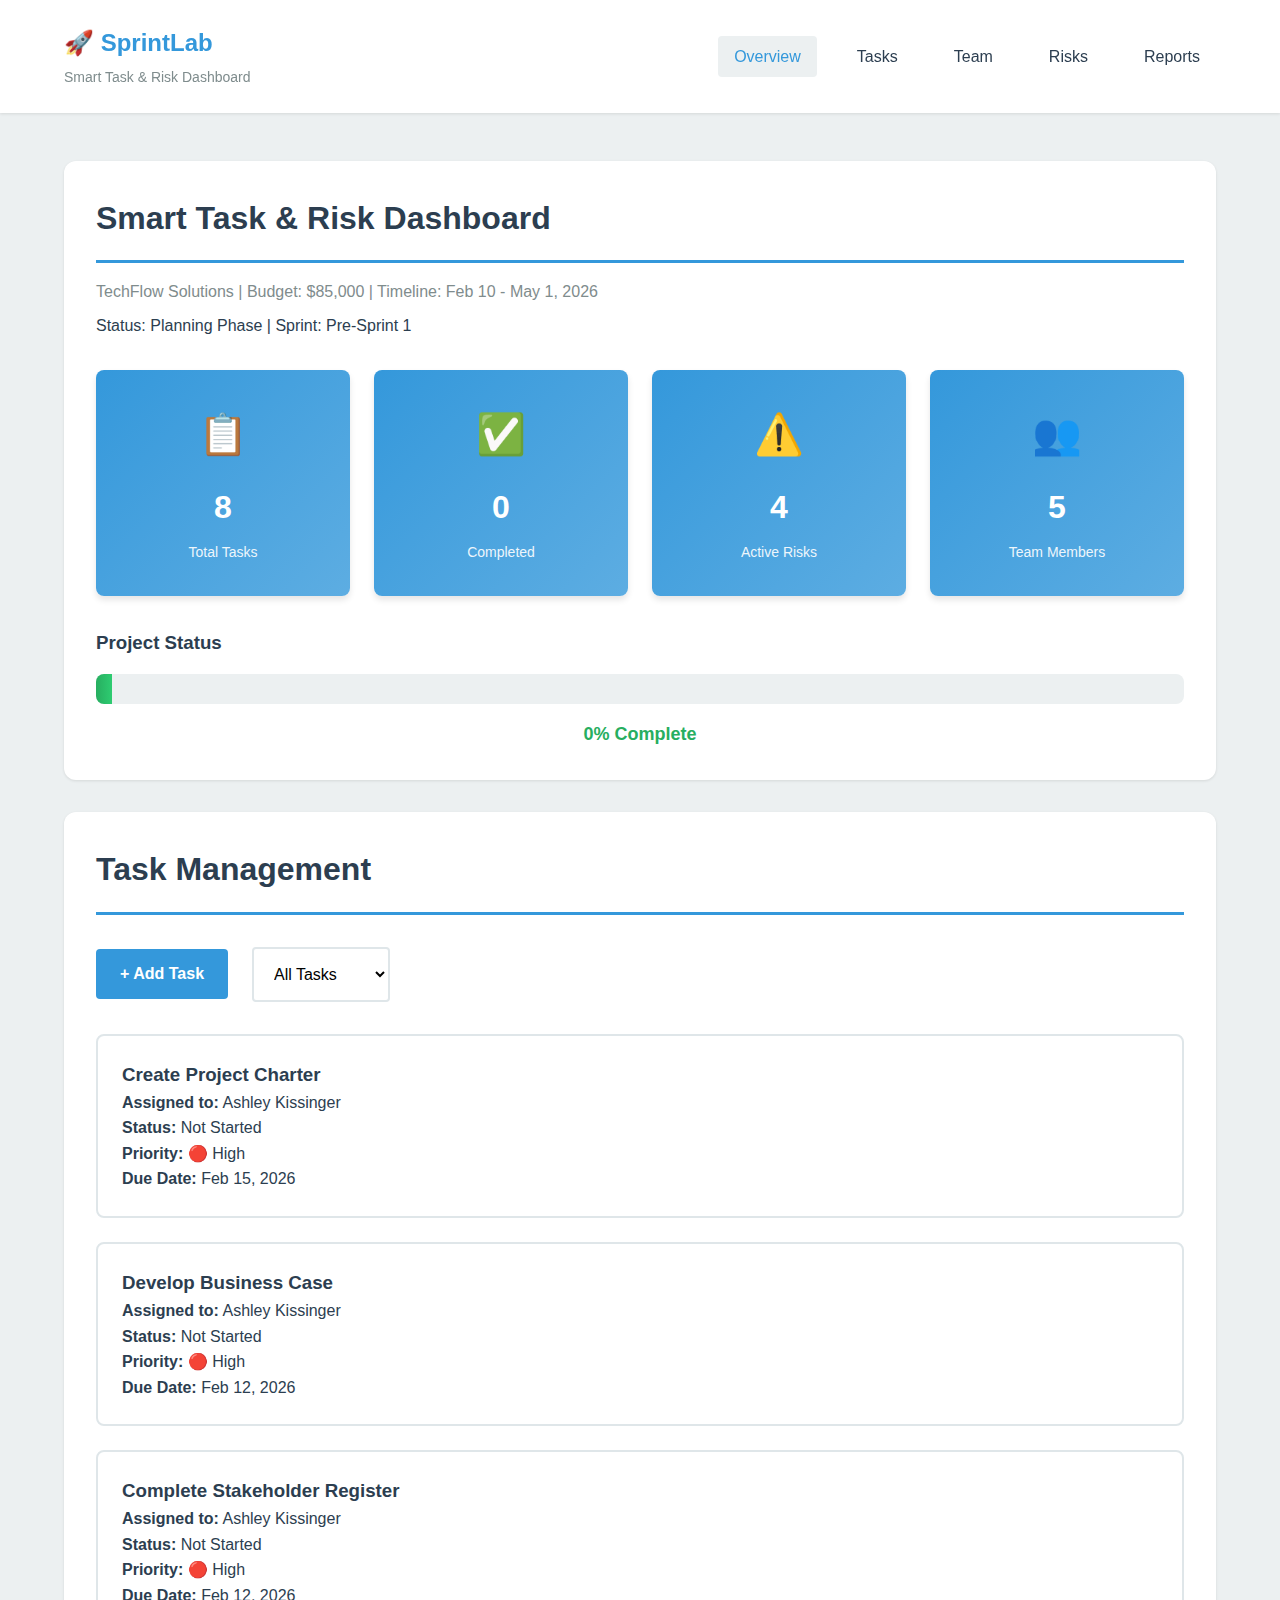
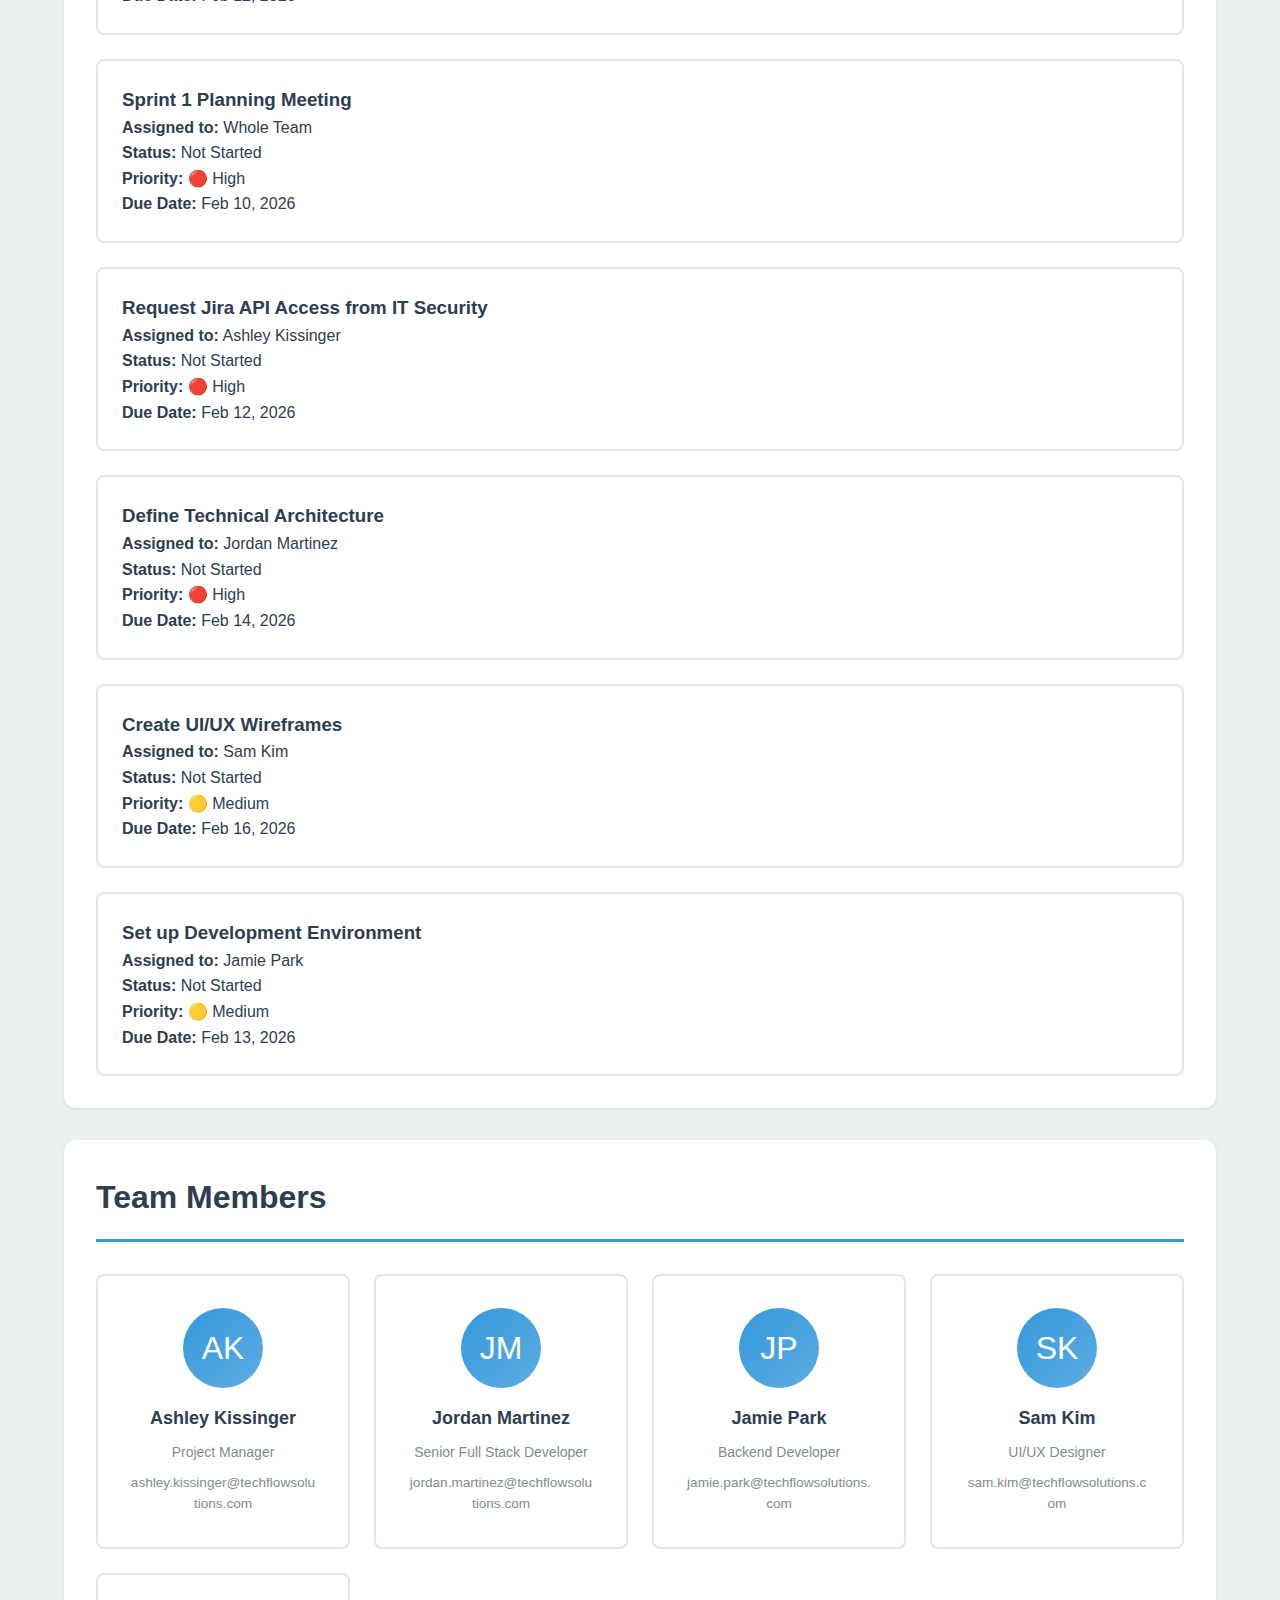
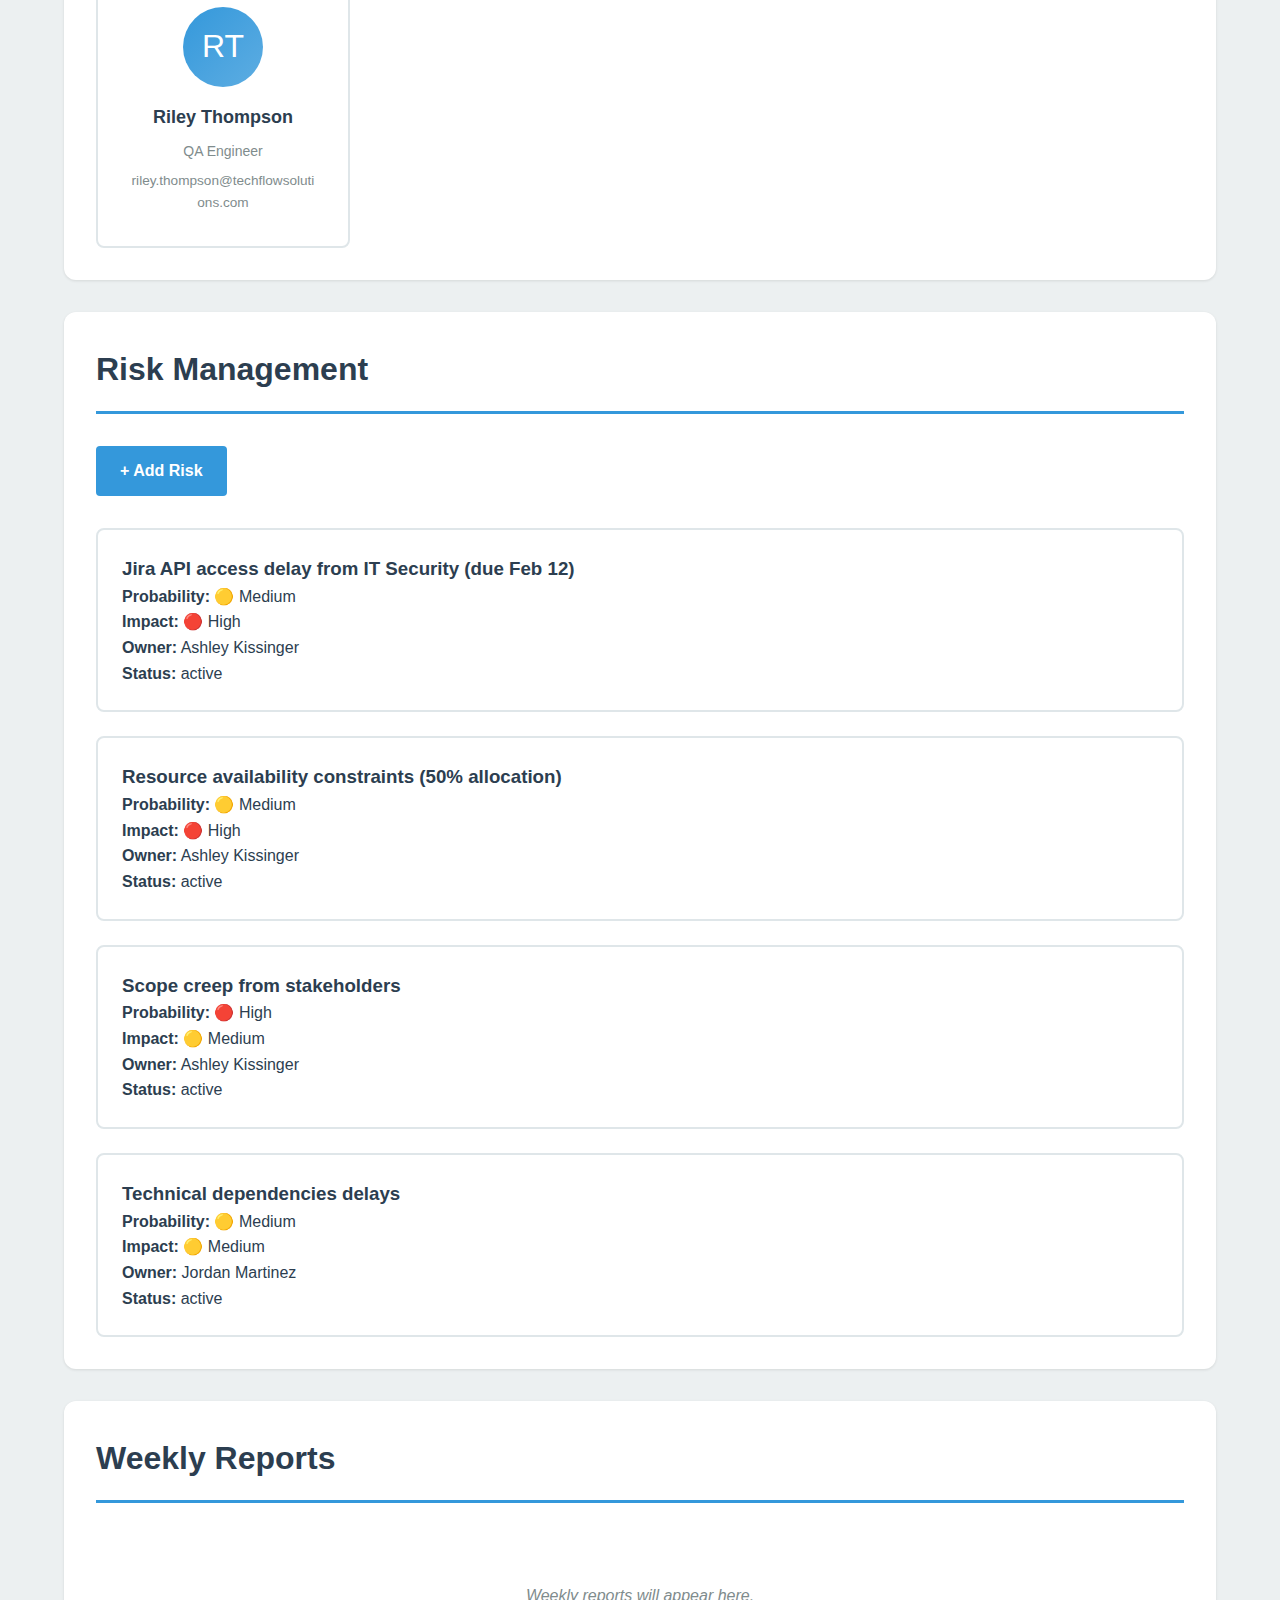
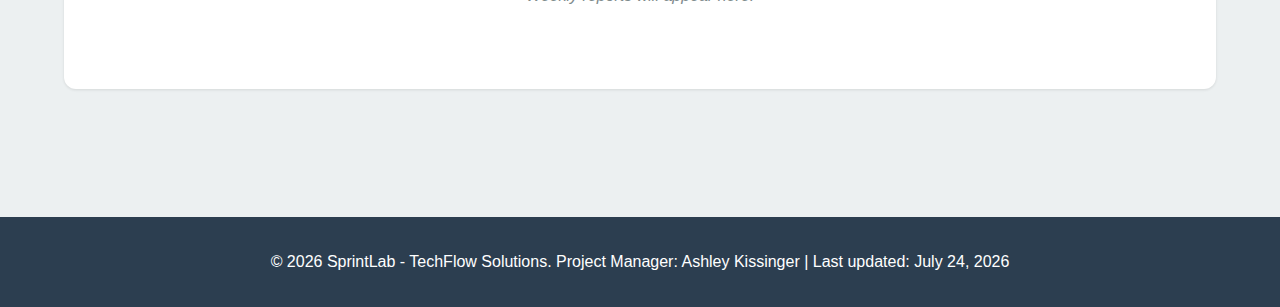
<file: 09_WebApp/index.html>
<!DOCTYPE html>
<html lang="en">
<head>
    <meta charset="UTF-8">
    <meta name="viewport" content="width=device-width, initial-scale=1.0">
    <meta name="description" content="SprintLab - Smart Task & Risk Dashboard for TechFlow Solutions">
    <title>SprintLab | Smart Task & Risk Dashboard</title>
    <link rel="stylesheet" href="style.css">
</head>
<body>
    <!-- Header -->
    <header class="header">
        <div class="container">
            <div class="logo-section">
                <h1 class="logo">🚀 SprintLab</h1>
                <p class="logo-subtitle">Smart Task & Risk Dashboard</p>
            </div>
            <nav class="nav">
                <a href="#overview" class="nav-link active">Overview</a>
                <a href="#tasks" class="nav-link">Tasks</a>
                <a href="#team" class="nav-link">Team</a>
                <a href="#risks" class="nav-link">Risks</a>
                <a href="#reports" class="nav-link">Reports</a>
            </nav>
        </div>
    </header>

    <!-- Main Content -->
    <main class="main-content">
        <div class="container">
            
            <!-- Overview Section -->
            <section id="overview" class="section">
                <div class="project-header">
                    <h2 class="section-title">Smart Task & Risk Dashboard</h2>
                    <p class="project-info">TechFlow Solutions | Budget: $85,000 | Timeline: Feb 10 - May 1, 2026</p>
                    <p class="project-status">Status: <span class="status-badge status-in-progress">Planning Phase</span> | Sprint: Pre-Sprint 1</p>
                </div>
                
                <!-- Key Metrics -->
                <div class="metrics-grid">
                    <div class="metric-card">
                        <div class="metric-icon">📋</div>
                        <div class="metric-value" id="totalTasks">0</div>
                        <div class="metric-label">Total Tasks</div>
                    </div>
                    <div class="metric-card">
                        <div class="metric-icon">✅</div>
                        <div class="metric-value" id="completedTasks">0</div>
                        <div class="metric-label">Completed</div>
                    </div>
                    <div class="metric-card">
                        <div class="metric-icon">⚠️</div>
                        <div class="metric-value" id="activeRisks">0</div>
                        <div class="metric-label">Active Risks</div>
                    </div>
                    <div class="metric-card">
                        <div class="metric-icon">👥</div>
                        <div class="metric-value" id="teamMembers">0</div>
                        <div class="metric-label">Team Members</div>
                    </div>
                </div>

                <!-- Project Status -->
                <div class="status-section">
                    <h3>Project Status</h3>
                    <div class="status-bar">
                        <div class="status-progress" id="progressBar" style="width: 0%"></div>
                    </div>
                    <p class="status-text">
                        <span id="progressPercent">0</span>% Complete
                    </p>
                </div>
            </section>

            <!-- Tasks Section -->
            <section id="tasks" class="section">
                <h2 class="section-title">Task Management</h2>
                
                <div class="task-controls">
                    <button class="btn btn-primary" id="addTaskBtn">+ Add Task</button>
                    <select class="filter-select" id="taskFilter">
                        <option value="all">All Tasks</option>
                        <option value="not-started">Not Started</option>
                        <option value="in-progress">In Progress</option>
                        <option value="complete">Complete</option>
                    </select>
                </div>

                <div class="task-list" id="taskList">
                    <!-- Tasks will be dynamically loaded here -->
                    <div class="empty-state">
                        <p>No tasks yet. Click "Add Task" to get started!</p>
                    </div>
                </div>
            </section>

            <!-- Team Section -->
            <section id="team" class="section">
                <h2 class="section-title">Team Members</h2>
                
                <div class="team-grid" id="teamGrid">
                    <!-- Team members will be dynamically loaded here -->
                    <div class="empty-state">
                        <p>Loading team information...</p>
                    </div>
                </div>
            </section>

            <!-- Risks Section -->
            <section id="risks" class="section">
                <h2 class="section-title">Risk Management</h2>
                
                <div class="risk-controls">
                    <button class="btn btn-primary" id="addRiskBtn">+ Add Risk</button>
                </div>

                <div class="risk-list" id="riskList">
                    <!-- Risks will be dynamically loaded here -->
                    <div class="empty-state">
                        <p>No risks identified yet.</p>
                    </div>
                </div>
            </section>

            <!-- Reports Section -->
            <section id="reports" class="section">
                <h2 class="section-title">Weekly Reports</h2>
                
                <div class="report-container" id="reportContainer">
                    <div class="empty-state">
                        <p>Weekly reports will appear here.</p>
                    </div>
                </div>
            </section>

        </div>
    </main>

    <!-- Footer -->
    <footer class="footer">
        <div class="container">
            <p>&copy; 2026 SprintLab - TechFlow Solutions. Project Manager: Ashley Kissinger | Last updated: <span id="lastUpdated"></span></p>
        </div>
    </footer>

    <!-- JavaScript -->
    <script src="script.js"></script>
</body>
</html>
</file>
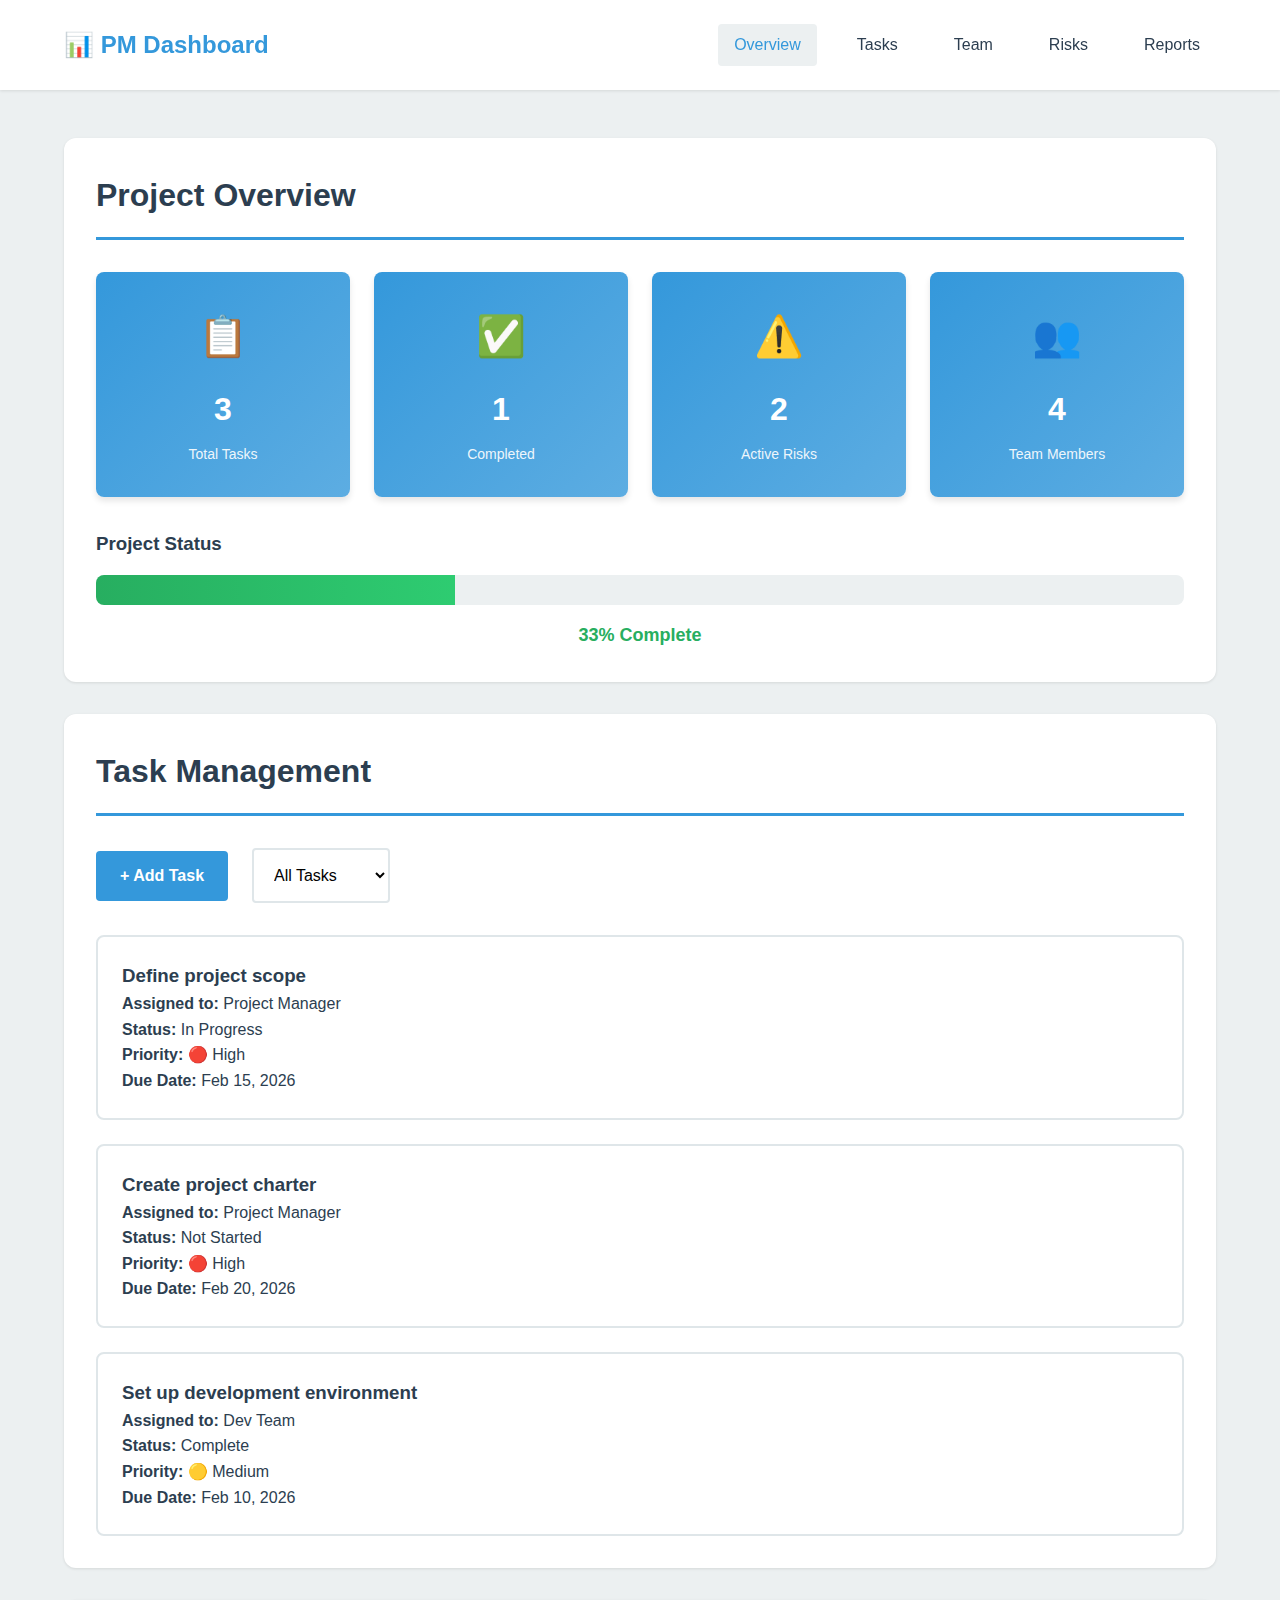
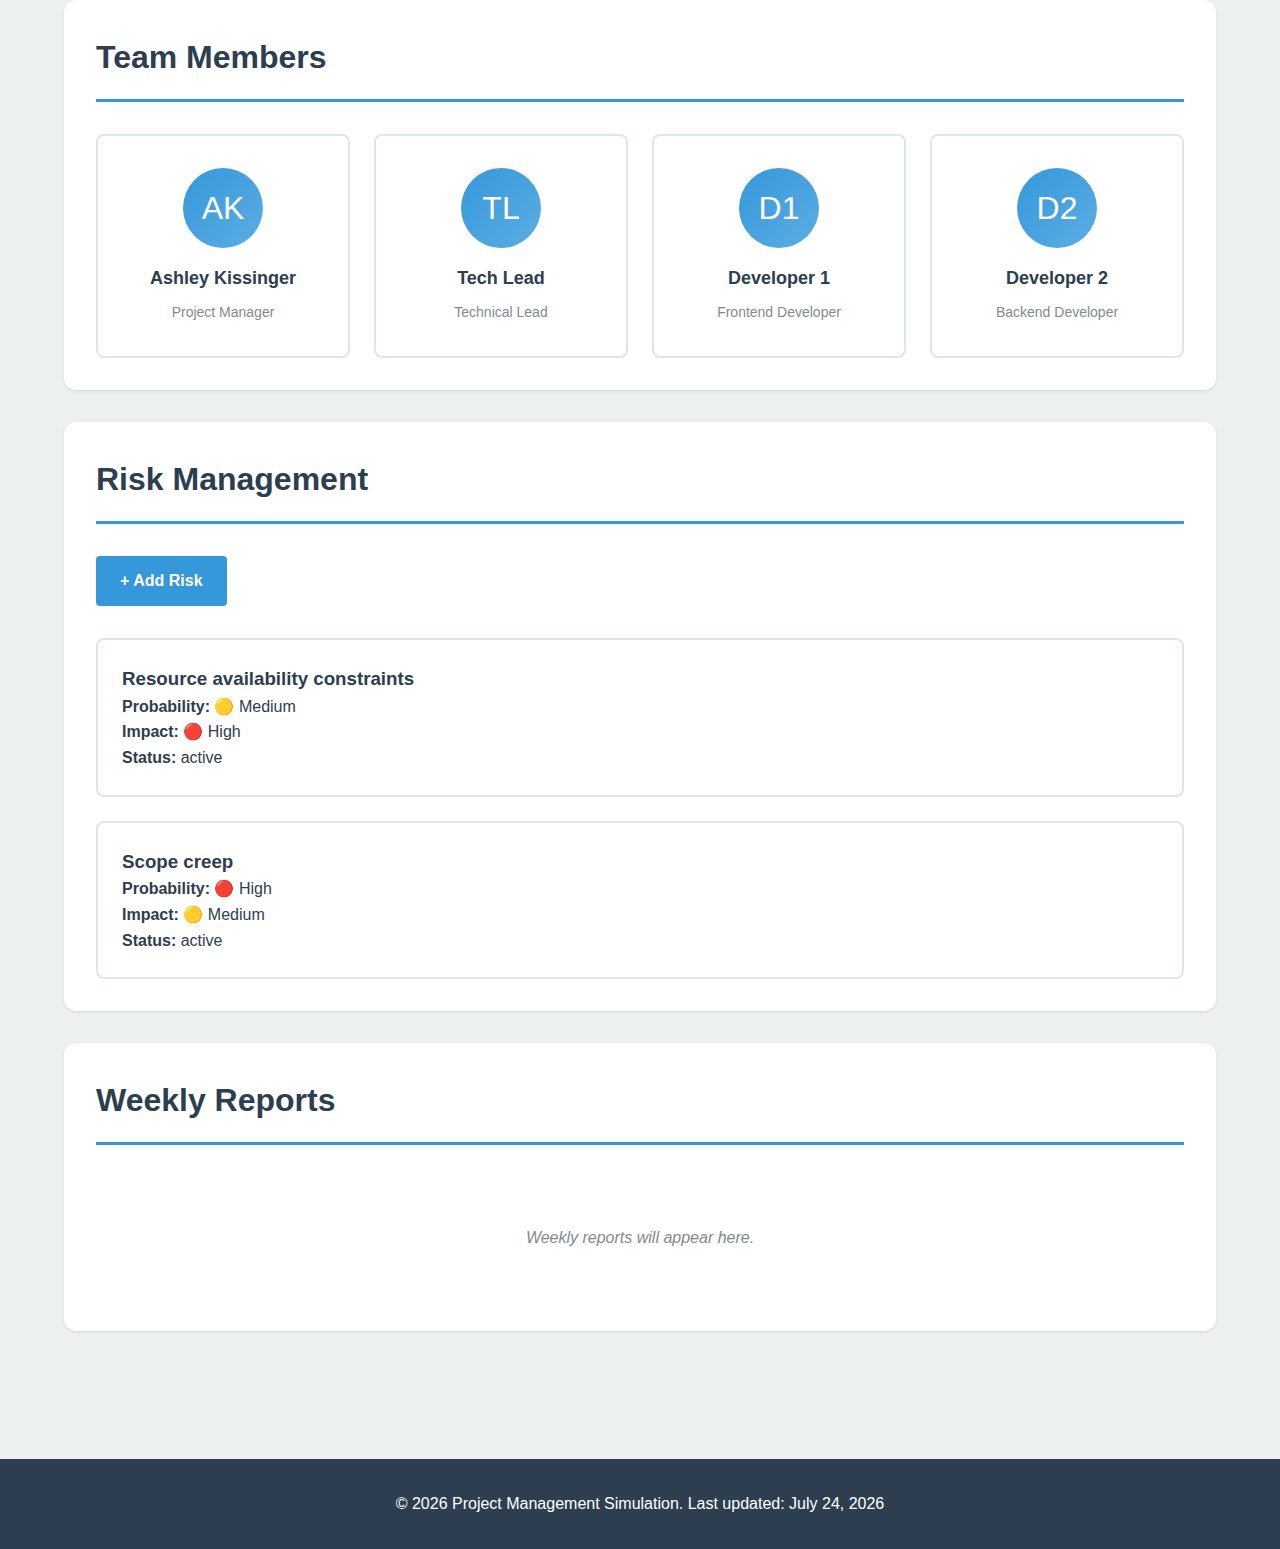
<file: 9_WebApp/index.html>
<!DOCTYPE html>
<html lang="en">
<head>
    <meta charset="UTF-8">
    <meta name="viewport" content="width=device-width, initial-scale=1.0">
    <meta name="description" content="Interactive Project Management Dashboard - Track tasks, team, and risks">
    <title>Project Management Dashboard</title>
    <link rel="stylesheet" href="style.css">
</head>
<body>
    <!-- Header -->
    <header class="header">
        <div class="container">
            <h1 class="logo">📊 PM Dashboard</h1>
            <nav class="nav">
                <a href="#overview" class="nav-link active">Overview</a>
                <a href="#tasks" class="nav-link">Tasks</a>
                <a href="#team" class="nav-link">Team</a>
                <a href="#risks" class="nav-link">Risks</a>
                <a href="#reports" class="nav-link">Reports</a>
            </nav>
        </div>
    </header>

    <!-- Main Content -->
    <main class="main-content">
        <div class="container">
            
            <!-- Overview Section -->
            <section id="overview" class="section">
                <h2 class="section-title">Project Overview</h2>
                
                <!-- Key Metrics -->
                <div class="metrics-grid">
                    <div class="metric-card">
                        <div class="metric-icon">📋</div>
                        <div class="metric-value" id="totalTasks">0</div>
                        <div class="metric-label">Total Tasks</div>
                    </div>
                    <div class="metric-card">
                        <div class="metric-icon">✅</div>
                        <div class="metric-value" id="completedTasks">0</div>
                        <div class="metric-label">Completed</div>
                    </div>
                    <div class="metric-card">
                        <div class="metric-icon">⚠️</div>
                        <div class="metric-value" id="activeRisks">0</div>
                        <div class="metric-label">Active Risks</div>
                    </div>
                    <div class="metric-card">
                        <div class="metric-icon">👥</div>
                        <div class="metric-value" id="teamMembers">0</div>
                        <div class="metric-label">Team Members</div>
                    </div>
                </div>

                <!-- Project Status -->
                <div class="status-section">
                    <h3>Project Status</h3>
                    <div class="status-bar">
                        <div class="status-progress" id="progressBar" style="width: 0%"></div>
                    </div>
                    <p class="status-text">
                        <span id="progressPercent">0</span>% Complete
                    </p>
                </div>
            </section>

            <!-- Tasks Section -->
            <section id="tasks" class="section">
                <h2 class="section-title">Task Management</h2>
                
                <div class="task-controls">
                    <button class="btn btn-primary" id="addTaskBtn">+ Add Task</button>
                    <select class="filter-select" id="taskFilter">
                        <option value="all">All Tasks</option>
                        <option value="not-started">Not Started</option>
                        <option value="in-progress">In Progress</option>
                        <option value="complete">Complete</option>
                    </select>
                </div>

                <div class="task-list" id="taskList">
                    <!-- Tasks will be dynamically loaded here -->
                    <div class="empty-state">
                        <p>No tasks yet. Click "Add Task" to get started!</p>
                    </div>
                </div>
            </section>

            <!-- Team Section -->
            <section id="team" class="section">
                <h2 class="section-title">Team Members</h2>
                
                <div class="team-grid" id="teamGrid">
                    <!-- Team members will be dynamically loaded here -->
                    <div class="empty-state">
                        <p>Loading team information...</p>
                    </div>
                </div>
            </section>

            <!-- Risks Section -->
            <section id="risks" class="section">
                <h2 class="section-title">Risk Management</h2>
                
                <div class="risk-controls">
                    <button class="btn btn-primary" id="addRiskBtn">+ Add Risk</button>
                </div>

                <div class="risk-list" id="riskList">
                    <!-- Risks will be dynamically loaded here -->
                    <div class="empty-state">
                        <p>No risks identified yet.</p>
                    </div>
                </div>
            </section>

            <!-- Reports Section -->
            <section id="reports" class="section">
                <h2 class="section-title">Weekly Reports</h2>
                
                <div class="report-container" id="reportContainer">
                    <div class="empty-state">
                        <p>Weekly reports will appear here.</p>
                    </div>
                </div>
            </section>

        </div>
    </main>

    <!-- Footer -->
    <footer class="footer">
        <div class="container">
            <p>&copy; 2026 Project Management Simulation. Last updated: <span id="lastUpdated"></span></p>
        </div>
    </footer>

    <!-- JavaScript -->
    <script src="script.js"></script>
</body>
</html>
</file>
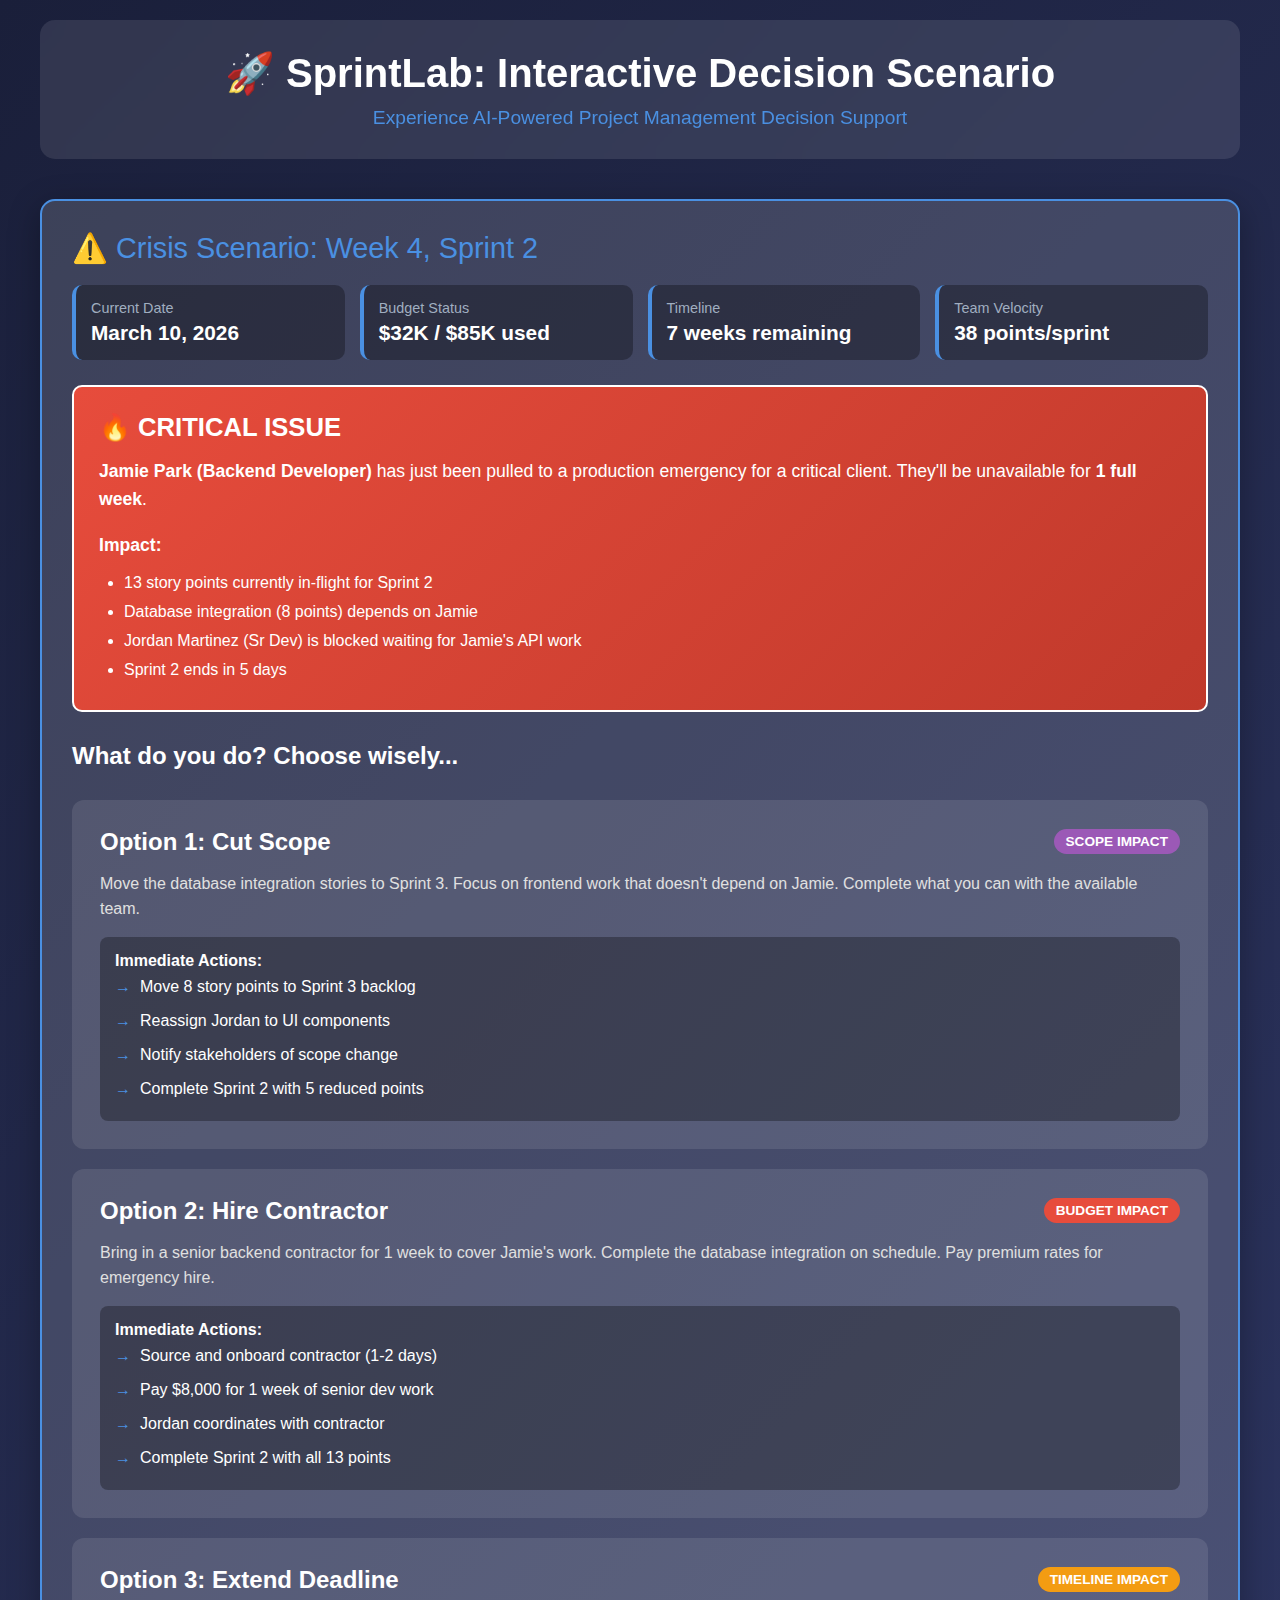
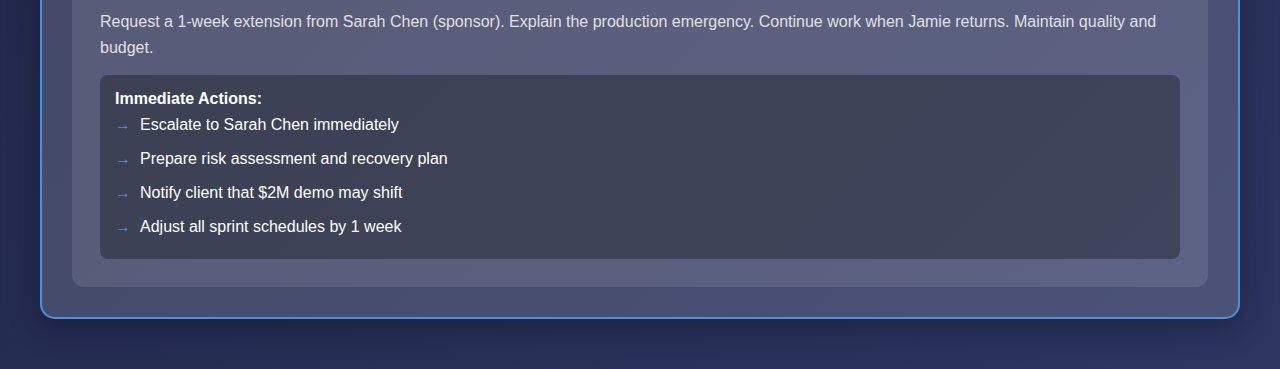
<file: 11_Presentation/03_Interactive_Scenario.html>
<!DOCTYPE html>
<html lang="en">
<head>
    <meta charset="UTF-8">
    <meta name="viewport" content="width=device-width, initial-scale=1.0">
    <title>SprintLab: Interactive PM Decision Scenario</title>
    <style>
        * {
            margin: 0;
            padding: 0;
            box-sizing: border-box;
        }

        body {
            font-family: 'Segoe UI', Tahoma, Geneva, Verdana, sans-serif;
            background: linear-gradient(135deg, #1a1f3a 0%, #2d3561 100%);
            color: #ffffff;
            min-height: 100vh;
            padding: 20px;
        }

        .container {
            max-width: 1200px;
            margin: 0 auto;
        }

        .header {
            text-align: center;
            margin-bottom: 40px;
            padding: 30px;
            background: rgba(255, 255, 255, 0.1);
            border-radius: 15px;
            backdrop-filter: blur(10px);
        }

        .header h1 {
            font-size: 2.5em;
            margin-bottom: 10px;
        }

        .header .subtitle {
            font-size: 1.2em;
            color: #4A90E2;
        }

        .scenario-box {
            background: rgba(255, 255, 255, 0.15);
            border-radius: 15px;
            padding: 30px;
            margin-bottom: 30px;
            border: 2px solid #4A90E2;
            box-shadow: 0 8px 32px rgba(0, 0, 0, 0.3);
        }

        .scenario-title {
            font-size: 1.8em;
            margin-bottom: 20px;
            color: #4A90E2;
            display: flex;
            align-items: center;
            gap: 10px;
        }

        .context-grid {
            display: grid;
            grid-template-columns: repeat(auto-fit, minmax(250px, 1fr));
            gap: 15px;
            margin-bottom: 25px;
        }

        .context-item {
            background: rgba(0, 0, 0, 0.3);
            padding: 15px;
            border-radius: 10px;
            border-left: 4px solid #4A90E2;
        }

        .context-label {
            font-size: 0.9em;
            color: #a0aec0;
            margin-bottom: 5px;
        }

        .context-value {
            font-size: 1.3em;
            font-weight: bold;
        }

        .crisis-alert {
            background: linear-gradient(135deg, #E74C3C 0%, #c0392b 100%);
            padding: 25px;
            border-radius: 10px;
            margin: 25px 0;
            border: 2px solid #ffffff;
            animation: pulse 2s infinite;
        }

        @keyframes pulse {
            0%, 100% { box-shadow: 0 0 20px rgba(231, 76, 60, 0.5); }
            50% { box-shadow: 0 0 40px rgba(231, 76, 60, 0.8); }
        }

        .crisis-alert h2 {
            font-size: 1.6em;
            margin-bottom: 15px;
        }

        .crisis-alert p {
            font-size: 1.1em;
            line-height: 1.6;
        }

        .options-container {
            display: grid;
            gap: 20px;
            margin-top: 30px;
        }

        .option-card {
            background: rgba(255, 255, 255, 0.1);
            border: 3px solid transparent;
            border-radius: 12px;
            padding: 25px;
            cursor: pointer;
            transition: all 0.3s ease;
            position: relative;
        }

        .option-card:hover {
            border-color: #4A90E2;
            background: rgba(255, 255, 255, 0.2);
            transform: translateY(-5px);
            box-shadow: 0 10px 30px rgba(74, 144, 226, 0.3);
        }

        .option-card.selected {
            border-color: #2ecc71;
            background: rgba(46, 204, 113, 0.2);
        }

        .option-header {
            display: flex;
            justify-content: space-between;
            align-items: center;
            margin-bottom: 15px;
        }

        .option-title {
            font-size: 1.5em;
            font-weight: bold;
        }

        .option-badge {
            padding: 5px 12px;
            border-radius: 20px;
            font-size: 0.85em;
            font-weight: bold;
        }

        .badge-cost { background: #E74C3C; }
        .badge-time { background: #f39c12; }
        .badge-scope { background: #9b59b6; }

        .option-description {
            margin-bottom: 15px;
            line-height: 1.6;
            color: #e0e0e0;
        }

        .option-actions {
            background: rgba(0, 0, 0, 0.3);
            padding: 15px;
            border-radius: 8px;
            margin-top: 15px;
        }

        .option-actions ul {
            list-style: none;
            padding-left: 0;
        }

        .option-actions li {
            padding: 8px 0;
            padding-left: 25px;
            position: relative;
        }

        .option-actions li:before {
            content: "→";
            position: absolute;
            left: 0;
            color: #4A90E2;
            font-weight: bold;
        }

        .outcome-section {
            margin-top: 40px;
            padding: 30px;
            background: rgba(0, 0, 0, 0.4);
            border-radius: 15px;
            border: 2px solid #2ecc71;
            display: none;
        }

        .outcome-section.active {
            display: block;
            animation: slideIn 0.5s ease;
        }

        @keyframes slideIn {
            from {
                opacity: 0;
                transform: translateY(30px);
            }
            to {
                opacity: 1;
                transform: translateY(0);
            }
        }

        .outcome-title {
            font-size: 2em;
            margin-bottom: 20px;
            color: #2ecc71;
        }

        .metrics-grid {
            display: grid;
            grid-template-columns: repeat(auto-fit, minmax(200px, 1fr));
            gap: 20px;
            margin: 25px 0;
        }

        .metric-card {
            background: rgba(255, 255, 255, 0.1);
            padding: 20px;
            border-radius: 10px;
            text-align: center;
        }

        .metric-value {
            font-size: 2.5em;
            font-weight: bold;
            margin: 10px 0;
        }

        .metric-value.good { color: #2ecc71; }
        .metric-value.warning { color: #f39c12; }
        .metric-value.bad { color: #E74C3C; }

        .metric-label {
            font-size: 0.9em;
            color: #a0aec0;
        }

        .consequence-box {
            background: rgba(231, 76, 60, 0.2);
            border-left: 5px solid #E74C3C;
            padding: 20px;
            margin: 20px 0;
            border-radius: 8px;
        }

        .consequence-box.positive {
            background: rgba(46, 204, 113, 0.2);
            border-left-color: #2ecc71;
        }

        .consequence-box.neutral {
            background: rgba(243, 156, 18, 0.2);
            border-left-color: #f39c12;
        }

        .stakeholder-reaction {
            display: flex;
            align-items: center;
            gap: 15px;
            margin: 15px 0;
            padding: 15px;
            background: rgba(0, 0, 0, 0.3);
            border-radius: 8px;
        }

        .stakeholder-avatar {
            width: 50px;
            height: 50px;
            border-radius: 50%;
            display: flex;
            align-items: center;
            justify-content: center;
            font-size: 1.5em;
            font-weight: bold;
            background: #4A90E2;
        }

        .stakeholder-quote {
            flex: 1;
            font-style: italic;
        }

        .ai-insight {
            background: linear-gradient(135deg, #667eea 0%, #764ba2 100%);
            padding: 25px;
            border-radius: 12px;
            margin: 25px 0;
            border: 2px solid #ffffff;
        }

        .ai-insight-header {
            display: flex;
            align-items: center;
            gap: 10px;
            margin-bottom: 15px;
            font-size: 1.3em;
            font-weight: bold;
        }

        .reset-btn {
            background: #4A90E2;
            color: white;
            border: none;
            padding: 15px 30px;
            border-radius: 8px;
            font-size: 1.1em;
            cursor: pointer;
            margin-top: 20px;
            transition: all 0.3s ease;
        }

        .reset-btn:hover {
            background: #357abd;
            transform: scale(1.05);
        }

        .hidden {
            display: none;
        }
    </style>
</head>
<body>
    <div class="container">
        <div class="header">
            <h1>🚀 SprintLab: Interactive Decision Scenario</h1>
            <p class="subtitle">Experience AI-Powered Project Management Decision Support</p>
        </div>

        <div id="scenarioView" class="scenario-box">
            <div class="scenario-title">
                ⚠️ Crisis Scenario: Week 4, Sprint 2
            </div>

            <div class="context-grid">
                <div class="context-item">
                    <div class="context-label">Current Date</div>
                    <div class="context-value">March 10, 2026</div>
                </div>
                <div class="context-item">
                    <div class="context-label">Budget Status</div>
                    <div class="context-value">$32K / $85K used</div>
                </div>
                <div class="context-item">
                    <div class="context-label">Timeline</div>
                    <div class="context-value">7 weeks remaining</div>
                </div>
                <div class="context-item">
                    <div class="context-label">Team Velocity</div>
                    <div class="context-value">38 points/sprint</div>
                </div>
            </div>

            <div class="crisis-alert">
                <h2>🔥 CRITICAL ISSUE</h2>
                <p><strong>Jamie Park (Backend Developer)</strong> has just been pulled to a production emergency for a critical client. They'll be unavailable for <strong>1 full week</strong>.</p>
                <br>
                <p><strong>Impact:</strong></p>
                <ul style="margin-left: 25px; margin-top: 10px; line-height: 1.8;">
                    <li>13 story points currently in-flight for Sprint 2</li>
                    <li>Database integration (8 points) depends on Jamie</li>
                    <li>Jordan Martinez (Sr Dev) is blocked waiting for Jamie's API work</li>
                    <li>Sprint 2 ends in 5 days</li>
                </ul>
            </div>

            <h3 style="margin-top: 30px; margin-bottom: 20px; font-size: 1.5em;">What do you do? Choose wisely...</h3>

            <div class="options-container">
                <div class="option-card" onclick="selectOption(1)">
                    <div class="option-header">
                        <div class="option-title">Option 1: Cut Scope</div>
                        <div class="option-badge badge-scope">SCOPE IMPACT</div>
                    </div>
                    <div class="option-description">
                        Move the database integration stories to Sprint 3. Focus on frontend work that doesn't depend on Jamie. Complete what you can with the available team.
                    </div>
                    <div class="option-actions">
                        <strong>Immediate Actions:</strong>
                        <ul>
                            <li>Move 8 story points to Sprint 3 backlog</li>
                            <li>Reassign Jordan to UI components</li>
                            <li>Notify stakeholders of scope change</li>
                            <li>Complete Sprint 2 with 5 reduced points</li>
                        </ul>
                    </div>
                </div>

                <div class="option-card" onclick="selectOption(2)">
                    <div class="option-header">
                        <div class="option-title">Option 2: Hire Contractor</div>
                        <div class="option-badge badge-cost">BUDGET IMPACT</div>
                    </div>
                    <div class="option-description">
                        Bring in a senior backend contractor for 1 week to cover Jamie's work. Complete the database integration on schedule. Pay premium rates for emergency hire.
                    </div>
                    <div class="option-actions">
                        <strong>Immediate Actions:</strong>
                        <ul>
                            <li>Source and onboard contractor (1-2 days)</li>
                            <li>Pay $8,000 for 1 week of senior dev work</li>
                            <li>Jordan coordinates with contractor</li>
                            <li>Complete Sprint 2 with all 13 points</li>
                        </ul>
                    </div>
                </div>

                <div class="option-card" onclick="selectOption(3)">
                    <div class="option-header">
                        <div class="option-title">Option 3: Extend Deadline</div>
                        <div class="option-badge badge-time">TIMELINE IMPACT</div>
                    </div>
                    <div class="option-description">
                        Request a 1-week extension from Sarah Chen (sponsor). Explain the production emergency. Continue work when Jamie returns. Maintain quality and budget.
                    </div>
                    <div class="option-actions">
                        <strong>Immediate Actions:</strong>
                        <ul>
                            <li>Escalate to Sarah Chen immediately</li>
                            <li>Prepare risk assessment and recovery plan</li>
                            <li>Notify client that $2M demo may shift</li>
                            <li>Adjust all sprint schedules by 1 week</li>
                        </ul>
                    </div>
                </div>
            </div>
        </div>

        <!-- Outcome 1: Cut Scope -->
        <div id="outcome1" class="outcome-section">
            <div class="outcome-title">📊 Outcome: Cut Scope</div>

            <div class="ai-insight">
                <div class="ai-insight-header">🤖 AI Analysis</div>
                <p>Based on historical project data and stakeholder patterns, here's what likely happens when you cut scope mid-sprint...</p>
            </div>

            <div class="metrics-grid">
                <div class="metric-card">
                    <div class="metric-label">Sprint 2 Completion</div>
                    <div class="metric-value warning">38%</div>
                    <div class="metric-label">5 of 13 points done</div>
                </div>
                <div class="metric-card">
                    <div class="metric-label">Team Morale</div>
                    <div class="metric-value bad">-35%</div>
                    <div class="metric-label">Feels like failure</div>
                </div>
                <div class="metric-card">
                    <div class="metric-label">Budget Impact</div>
                    <div class="metric-value good">$0</div>
                    <div class="metric-label">No overrun</div>
                </div>
                <div class="metric-card">
                    <div class="metric-label">Timeline Impact</div>
                    <div class="metric-value good">+0 days</div>
                    <div class="metric-label">Still on track</div>
                </div>
            </div>

            <h3 style="margin-top: 30px; margin-bottom: 15px;">Stakeholder Reactions:</h3>

            <div class="stakeholder-reaction">
                <div class="stakeholder-avatar" style="background: #E74C3C;">SC</div>
                <div>
                    <strong>Sarah Chen (Sponsor)</strong>
                    <div class="stakeholder-quote">"I understand emergencies happen, but we can't keep making exceptions. The client demo date is non-negotiable. This concerns me about your risk management."</div>
                </div>
            </div>

            <div class="stakeholder-reaction">
                <div class="stakeholder-avatar" style="background: #f39c12;">JM</div>
                <div>
                    <strong>Jordan Martinez (Sr Developer)</strong>
                    <div class="stakeholder-quote">"I feel like we're compromising quality by rushing frontend work. This scope cut creates technical debt we'll pay for later."</div>
                </div>
            </div>

            <div class="stakeholder-reaction">
                <div class="stakeholder-avatar" style="background: #2ecc71;">JP</div>
                <div>
                    <strong>Jamie Park (Backend Developer)</strong>
                    <div class="stakeholder-quote">"I'm back! But now I'm behind on Sprint 3 planning and the team feels demotivated. Did we communicate this to the client?"</div>
                </div>
            </div>

            <h3 style="margin-top: 30px; margin-bottom: 15px;">Consequences Over Time:</h3>

            <div class="consequence-box">
                <strong>Week 5 (Sprint 3):</strong> Team velocity drops to 30 points as Jordan's rushed frontend work creates bugs. Riley (QA) spends 40% of time on rework instead of new features.
            </div>

            <div class="consequence-box neutral">
                <strong>Week 7 (Sprint 4):</strong> You catch up on deferred database work, but Sprint 4 velocity is only 25 points due to technical debt. Budget still safe, but morale declining.
            </div>

            <div class="consequence-box">
                <strong>Week 10 (Sprint 5):</strong> Sarah Chen escalates to executive team due to repeated "scope adjustments." Client confidence wanes. You're now in crisis mode with 2 weeks left.
            </div>

            <div class="ai-insight" style="margin-top: 30px;">
                <div class="ai-insight-header">💡 AI Recommendation</div>
                <p><strong>Risk Level: MEDIUM-HIGH</strong></p>
                <p>Cutting scope preserves budget and timeline in the short term, but creates compounding problems:</p>
                <ul style="margin-left: 25px; margin-top: 15px; line-height: 1.8;">
                    <li>Technical debt from rushed work reduces future velocity by 20-25%</li>
                    <li>Team morale impacts productivity for 2-3 sprints</li>
                    <li>Stakeholder confidence decreases, leading to micromanagement</li>
                    <li>You'll spend 8-10 hours in damage control meetings</li>
                </ul>
                <p style="margin-top: 15px;"><strong>Better Alternative:</strong> Consider Option 2 (Contractor) if budget allows, or Option 3 if client relationship is strong.</p>
            </div>

            <button class="reset-btn" onclick="resetScenario()">🔄 Try a Different Approach</button>
        </div>

        <!-- Outcome 2: Hire Contractor -->
        <div id="outcome2" class="outcome-section">
            <div class="outcome-title">📊 Outcome: Hire Contractor</div>

            <div class="ai-insight">
                <div class="ai-insight-header">🤖 AI Analysis</div>
                <p>Based on budget reserves and contractor market data, here's what happens when you bring in emergency help...</p>
            </div>

            <div class="metrics-grid">
                <div class="metric-card">
                    <div class="metric-label">Sprint 2 Completion</div>
                    <div class="metric-value good">92%</div>
                    <div class="metric-label">12 of 13 points done</div>
                </div>
                <div class="metric-card">
                    <div class="metric-label">Team Morale</div>
                    <div class="metric-value good">+10%</div>
                    <div class="metric-label">Feels supported</div>
                </div>
                <div class="metric-card">
                    <div class="metric-label">Budget Impact</div>
                    <div class="metric-value warning">-$8,000</div>
                    <div class="metric-label">$40K / $85K used</div>
                </div>
                <div class="metric-card">
                    <div class="metric-label">Timeline Impact</div>
                    <div class="metric-value good">+0 days</div>
                    <div class="metric-label">On schedule</div>
                </div>
            </div>

            <h3 style="margin-top: 30px; margin-bottom: 15px;">Stakeholder Reactions:</h3>

            <div class="stakeholder-reaction">
                <div class="stakeholder-avatar" style="background: #2ecc71;">SC</div>
                <div>
                    <strong>Sarah Chen (Sponsor)</strong>
                    <div class="stakeholder-quote">"Smart call. You used the contingency budget exactly as intended. I appreciate you keeping us on track without compromising quality."</div>
                </div>
            </div>

            <div class="stakeholder-reaction">
                <div class="stakeholder-avatar" style="background: #2ecc71;">JM</div>
                <div>
                    <strong>Jordan Martinez (Sr Developer)</strong>
                    <div class="stakeholder-quote">"The contractor knew their stuff. We paired well, and I learned a new pattern for API integration. Minimal disruption to our sprint."</div>
                </div>
            </div>

            <div class="stakeholder-reaction">
                <div class="stakeholder-avatar" style="background: #f39c12;">JP</div>
                <div>
                    <strong>Jamie Park (Backend Developer)</strong>
                    <div class="stakeholder-quote">"I'm back! Looks like things kept moving. I'll need a day to review the contractor's code, but it's solid work. Thanks for having my back."</div>
                </div>
            </div>

            <h3 style="margin-top: 30px; margin-bottom: 15px;">Consequences Over Time:</h3>

            <div class="consequence-box positive">
                <strong>Week 5 (Sprint 3):</strong> Team velocity stays strong at 38 points. Jamie smoothly picks up where contractor left off. Minimal knowledge transfer needed due to good documentation.
            </div>

            <div class="consequence-box neutral">
                <strong>Week 7 (Sprint 4):</strong> You're now 47% through budget ($40K / $85K) but ahead of schedule. Sarah Chen approves additional $3K for integration testing, citing your "responsible budget management."
            </div>

            <div class="consequence-box positive">
                <strong>Week 10 (Sprint 5):</strong> Project is on track for May 1 deadline. Team morale is high. One hiccup: contractor's code has minor bug that takes Jamie 4 hours to fix. Overall, still a win.
            </div>

            <div class="ai-insight" style="margin-top: 30px;">
                <div class="ai-insight-header">💡 AI Recommendation</div>
                <p><strong>Risk Level: LOW-MEDIUM</strong></p>
                <p>Hiring a contractor is a solid decision with manageable trade-offs:</p>
                <ul style="margin-left: 25px; margin-top: 15px; line-height: 1.8;">
                    <li>✅ Sprint 2 completes with 92% success rate</li>
                    <li>✅ Team morale boost from feeling supported</li>
                    <li>✅ Timeline stays on track - no domino effect</li>
                    <li>⚠️ Budget contingency reduced by 16% ($8K spent)</li>
                    <li>⚠️ 1-2 days lost to contractor onboarding and code review</li>
                    <li>⚠️ Minor technical debt from non-team code</li>
                </ul>
                <p style="margin-top: 15px;"><strong>Net Result:</strong> You traded budget flexibility for schedule certainty. This is typically the right call when stakeholder deadlines are immovable.</p>
            </div>

            <button class="reset-btn" onclick="resetScenario()">🔄 Try a Different Approach</button>
        </div>

        <!-- Outcome 3: Extend Deadline -->
        <div id="outcome3" class="outcome-section">
            <div class="outcome-title">📊 Outcome: Extend Deadline</div>

            <div class="ai-insight">
                <div class="ai-insight-header">🤖 AI Analysis</div>
                <p>Based on stakeholder power/interest analysis and organizational culture, here's what happens when you request a timeline extension...</p>
            </div>

            <div class="metrics-grid">
                <div class="metric-card">
                    <div class="metric-label">Sprint 2 Completion</div>
                    <div class="metric-value good">100%</div>
                    <div class="metric-label">All 13 points done</div>
                </div>
                <div class="metric-card">
                    <div class="metric-label">Team Morale</div>
                    <div class="metric-value good">+5%</div>
                    <div class="metric-label">Relieved, less stressed</div>
                </div>
                <div class="metric-card">
                    <div class="metric-label">Budget Impact</div>
                    <div class="metric-value good">$0</div>
                    <div class="metric-label">No overrun</div>
                </div>
                <div class="metric-card">
                    <div class="metric-label">Timeline Impact</div>
                    <div class="metric-value bad">+7 days</div>
                    <div class="metric-label">May 8 new deadline</div>
                </div>
            </div>

            <h3 style="margin-top: 30px; margin-bottom: 15px;">Stakeholder Reactions:</h3>

            <div class="stakeholder-reaction">
                <div class="stakeholder-avatar" style="background: #E74C3C;">SC</div>
                <div>
                    <strong>Sarah Chen (Sponsor)</strong>
                    <div class="stakeholder-quote">"I need to escalate this to the exec team. The $2M client demo is locked for May 1 - we have venue, attendees, marketing. This puts us in a very difficult position."</div>
                </div>
            </div>

            <div class="stakeholder-reaction">
                <div class="stakeholder-avatar" style="background: #E74C3C;">MG</div>
                <div>
                    <strong>Michael Green (Client Executive)</strong>
                    <div class="stakeholder-quote">"We specifically chose TechFlow because you promised May 1. Our board meeting is May 2. Are you telling me we won't have a working product to present?"</div>
                </div>
            </div>

            <div class="stakeholder-reaction">
                <div class="stakeholder-avatar" style="background: #2ecc71;">JP</div>
                <div>
                    <strong>Jamie Park (Backend Developer)</strong>
                    <div class="stakeholder-quote">"Thanks for not rushing the team. I'm back now and we can finish this properly. Though the tension with leadership is making everyone nervous..."</div>
                </div>
            </div>

            <h3 style="margin-top: 30px; margin-bottom: 15px;">Consequences Over Time:</h3>

            <div class="consequence-box">
                <strong>Week 5 (Sprint 3):</strong> Sarah Chen assigns a senior PMO director to "shadow" your project. You now have weekly oversight meetings that consume 3 hours/week. Team feels micromanaged.
            </div>

            <div class="consequence-box">
                <strong>Week 7 (Sprint 4):</strong> Client pushes back on timeline extension. Compromise reached: Deliver MVP by May 1, full features by May 8. You're now managing two deadlines and increased scope pressure.
            </div>

            <div class="consequence-box">
                <strong>Week 11 (Sprint 6):</strong> Team delivers on May 1 MVP, but quality is rushed. Client demo goes OK but not great. Your reputation as a PM takes a hit. Sarah rates project "Yellow" in portfolio review.
            </div>

            <div class="ai-insight" style="margin-top: 30px;">
                <div class="ai-insight-header">💡 AI Recommendation</div>
                <p><strong>Risk Level: HIGH</strong></p>
                <p>Extending the deadline triggers significant organizational and political consequences:</p>
                <ul style="margin-left: 25px; margin-top: 15px; line-height: 1.8;">
                    <li>❌ Stakeholder confidence drops significantly (power/interest analysis shows Sarah has HIGH power)</li>
                    <li>❌ Client relationship strain - May 1 is a hard constraint tied to their board meeting</li>
                    <li>❌ Increased oversight and micromanagement reduces team autonomy</li>
                    <li>❌ You spend 10-12 hours in escalation meetings and damage control</li>
                    <li>⚠️ Team morale temporarily up, but sustained stress from added scrutiny</li>
                    <li>✅ Budget and quality preserved, but at high political cost</li>
                </ul>
                <p style="margin-top: 15px;"><strong>Critical Insight:</strong> Your stakeholder register shows Sarah Chen has VERY LOW tolerance for timeline changes. This was a predictable outcome based on AI analysis of her past project patterns.</p>
                <p style="margin-top: 10px;"><strong>Better Alternative:</strong> Option 2 (Contractor) uses contingency budget for its intended purpose without political fallout.</p>
            </div>

            <button class="reset-btn" onclick="resetScenario()">🔄 Try a Different Approach</button>
        </div>
    </div>

    <script>
        function selectOption(optionNumber) {
            // Hide scenario view
            document.getElementById('scenarioView').style.display = 'none';
            
            // Show selected outcome
            document.getElementById('outcome' + optionNumber).classList.add('active');
            
            // Scroll to top
            window.scrollTo({ top: 0, behavior: 'smooth' });
        }

        function resetScenario() {
            // Hide all outcomes
            document.getElementById('outcome1').classList.remove('active');
            document.getElementById('outcome2').classList.remove('active');
            document.getElementById('outcome3').classList.remove('active');
            
            // Show scenario view
            document.getElementById('scenarioView').style.display = 'block';
            
            // Scroll to top
            window.scrollTo({ top: 0, behavior: 'smooth' });
        }
    </script>
</body>
</html>
</file>
<file: 09_WebApp/style.css>
/* ===========================
   Global Styles & Variables
   =========================== */

:root {
    /* Color Palette */
    --primary-color: #3498db;
    --secondary-color: #2c3e50;
    --success-color: #27ae60;
    --warning-color: #f39c12;
    --danger-color: #e74c3c;
    --light-bg: #ecf0f1;
    --white: #ffffff;
    --text-dark: #2c3e50;
    --text-light: #7f8c8d;
    --border-color: #dfe6e9;
    
    /* Spacing */
    --spacing-xs: 0.5rem;
    --spacing-sm: 1rem;
    --spacing-md: 1.5rem;
    --spacing-lg: 2rem;
    --spacing-xl: 3rem;
    
    /* Typography */
    --font-primary: -apple-system, BlinkMacSystemFont, "Segoe UI", Roboto, "Helvetica Neue", Arial, sans-serif;
    --font-size-sm: 0.875rem;
    --font-size-base: 1rem;
    --font-size-lg: 1.125rem;
    --font-size-xl: 1.5rem;
    --font-size-xxl: 2rem;
    
    /* Border Radius */
    --radius-sm: 4px;
    --radius-md: 8px;
    --radius-lg: 12px;
    
    /* Shadows */
    --shadow-sm: 0 1px 3px rgba(0,0,0,0.1);
    --shadow-md: 0 4px 6px rgba(0,0,0,0.1);
    --shadow-lg: 0 10px 20px rgba(0,0,0,0.1);
}

/* Reset & Base Styles */
* {
    margin: 0;
    padding: 0;
    box-sizing: border-box;
}

body {
    font-family: var(--font-primary);
    font-size: var(--font-size-base);
    line-height: 1.6;
    color: var(--text-dark);
    background-color: var(--light-bg);
}

/* ===========================
   Layout Components
   =========================== */

.container {
    max-width: 1200px;
    margin: 0 auto;
    padding: 0 var(--spacing-md);
}

/* Header */
.header {
    background-color: var(--white);
    box-shadow: var(--shadow-sm);
    position: sticky;
    top: 0;
    z-index: 100;
    padding: var(--spacing-md) 0;
}

.header .container {
    display: flex;
    justify-content: space-between;
    align-items: center;
}

.logo {
    font-size: var(--font-size-xl);
    font-weight: 700;
    color: var(--primary-color);
    margin: 0;
}

.logo-section {
    display: flex;
    flex-direction: column;
    gap: 0.25rem;
}

.logo-subtitle {
    font-size: var(--font-size-sm);
    color: var(--text-light);
    font-weight: 400;
    margin: 0;
}

.nav {
    display: flex;
    gap: var(--spacing-md);
}

.nav-link {
    text-decoration: none;
    color: var(--text-dark);
    font-weight: 500;
    padding: var(--spacing-xs) var(--spacing-sm);
    border-radius: var(--radius-sm);
    transition: all 0.3s ease;
}

.nav-link:hover,
.nav-link.active {
    color: var(--primary-color);
    background-color: var(--light-bg);
}

/* Main Content */
.main-content {
    padding: var(--spacing-xl) 0;
    min-height: calc(100vh - 200px);
}

/* Footer */
.footer {
    background-color: var(--secondary-color);
    color: var(--white);
    text-align: center;
    padding: var(--spacing-lg) 0;
    margin-top: var(--spacing-xl);
}

/* ===========================
   Section Components
   =========================== */

.section {
    background-color: var(--white);
    border-radius: var(--radius-lg);
    padding: var(--spacing-lg);
    margin-bottom: var(--spacing-lg);
    box-shadow: var(--shadow-sm);
}

.section-title {
    font-size: var(--font-size-xxl);
    font-weight: 700;
    margin-bottom: var(--spacing-lg);
    color: var(--secondary-color);
    border-bottom: 3px solid var(--primary-color);
    padding-bottom: var(--spacing-sm);
}

.project-header {
    margin-bottom: var(--spacing-lg);
}

.project-header .section-title {
    margin-bottom: var(--spacing-sm);
}

.project-info {
    font-size: var(--font-size-base);
    color: var(--text-light);
    margin-bottom: var(--spacing-xs);
}

.project-status {
    font-size: var(--font-size-base);
    color: var(--text-dark);
    font-weight: 500;
}

/* ===========================
   Metric Cards
   =========================== */

.metrics-grid {
    display: grid;
    grid-template-columns: repeat(auto-fit, minmax(200px, 1fr));
    gap: var(--spacing-md);
    margin-bottom: var(--spacing-lg);
}

.metric-card {
    background: linear-gradient(135deg, var(--primary-color), #5dade2);
    color: var(--white);
    padding: var(--spacing-lg);
    border-radius: var(--radius-md);
    text-align: center;
    box-shadow: var(--shadow-md);
    transition: transform 0.3s ease;
}

.metric-card:hover {
    transform: translateY(-5px);
}

.metric-icon {
    font-size: 2.5rem;
    margin-bottom: var(--spacing-sm);
}

.metric-value {
    font-size: var(--font-size-xxl);
    font-weight: 700;
    margin-bottom: var(--spacing-xs);
}

.metric-label {
    font-size: var(--font-size-sm);
    opacity: 0.9;
}

/* ===========================
   Status Bar
   =========================== */

.status-section {
    margin-top: var(--spacing-lg);
}

.status-section h3 {
    margin-bottom: var(--spacing-sm);
    color: var(--text-dark);
}

.status-bar {
    width: 100%;
    height: 30px;
    background-color: var(--light-bg);
    border-radius: var(--radius-md);
    overflow: hidden;
    margin-bottom: var(--spacing-sm);
}

.status-progress {
    height: 100%;
    background: linear-gradient(90deg, var(--success-color), #2ecc71);
    transition: width 0.5s ease;
    display: flex;
    align-items: center;
    justify-content: flex-end;
    padding-right: var(--spacing-sm);
    color: var(--white);
    font-weight: 600;
}

.status-text {
    text-align: center;
    font-size: var(--font-size-lg);
    font-weight: 600;
    color: var(--success-color);
}

/* ===========================
   Buttons & Controls
   =========================== */

.btn {
    padding: var(--spacing-sm) var(--spacing-md);
    border: none;
    border-radius: var(--radius-sm);
    font-size: var(--font-size-base);
    font-weight: 600;
    cursor: pointer;
    transition: all 0.3s ease;
    text-decoration: none;
    display: inline-block;
}

.btn-primary {
    background-color: var(--primary-color);
    color: var(--white);
}

.btn-primary:hover {
    background-color: #2980b9;
    transform: translateY(-2px);
    box-shadow: var(--shadow-md);
}

.task-controls,
.risk-controls {
    display: flex;
    gap: var(--spacing-md);
    margin-bottom: var(--spacing-lg);
    align-items: center;
}

.filter-select {
    padding: var(--spacing-sm);
    border: 2px solid var(--border-color);
    border-radius: var(--radius-sm);
    font-size: var(--font-size-base);
    background-color: var(--white);
    cursor: pointer;
}

/* ===========================
   Task List
   =========================== */

.task-list,
.risk-list {
    display: flex;
    flex-direction: column;
    gap: var(--spacing-md);
}

.task-item,
.risk-item {
    padding: var(--spacing-md);
    border: 2px solid var(--border-color);
    border-radius: var(--radius-md);
    background-color: var(--white);
    transition: all 0.3s ease;
}

.task-item:hover,
.risk-item:hover {
    border-color: var(--primary-color);
    box-shadow: var(--shadow-md);
}

/* ===========================
   Team Grid
   =========================== */

.team-grid {
    display: grid;
    grid-template-columns: repeat(auto-fill, minmax(250px, 1fr));
    gap: var(--spacing-md);
}

.team-card {
    padding: var(--spacing-lg);
    border: 2px solid var(--border-color);
    border-radius: var(--radius-md);
    text-align: center;
    background-color: var(--white);
    transition: all 0.3s ease;
}

.team-card:hover {
    border-color: var(--primary-color);
    box-shadow: var(--shadow-md);
    transform: translateY(-5px);
}

.team-avatar {
    width: 80px;
    height: 80px;
    border-radius: 50%;
    background: linear-gradient(135deg, var(--primary-color), #5dade2);
    color: var(--white);
    display: flex;
    align-items: center;
    justify-content: center;
    font-size: 2rem;
    margin: 0 auto var(--spacing-sm);
}

.team-name {
    font-size: var(--font-size-lg);
    font-weight: 700;
    margin-bottom: var(--spacing-xs);
    color: var(--text-dark);
}

.team-role {
    color: var(--text-light);
    font-size: var(--font-size-sm);
}

.team-email {
    color: var(--primary-color);
    font-size: 0.8rem;
    word-break: break-all;
    margin-top: var(--spacing-xs);
}

/* ===========================
   Empty State
   =========================== */

.empty-state {
    text-align: center;
    padding: var(--spacing-xl);
    color: var(--text-light);
    font-style: italic;
}

/* ===========================
   Responsive Design
   =========================== */

@media (max-width: 768px) {
    .header .container {
        flex-direction: column;
        gap: var(--spacing-md);
    }
    
    .nav {
        flex-wrap: wrap;
        justify-content: center;
    }
    
    .metrics-grid {
        grid-template-columns: 1fr 1fr;
    }
    
    .team-grid {
        grid-template-columns: 1fr;
    }
    
    .task-controls,
    .risk-controls {
        flex-direction: column;
        align-items: stretch;
    }
}

@media (max-width: 480px) {
    .metrics-grid {
        grid-template-columns: 1fr;
    }
    
    .section {
        padding: var(--spacing-md);
    }
    
    .section-title {
        font-size: var(--font-size-xl);
    }
}
</file>
<file: 9_WebApp/style.css>
/* ===========================
   Global Styles & Variables
   =========================== */

:root {
    /* Color Palette */
    --primary-color: #3498db;
    --secondary-color: #2c3e50;
    --success-color: #27ae60;
    --warning-color: #f39c12;
    --danger-color: #e74c3c;
    --light-bg: #ecf0f1;
    --white: #ffffff;
    --text-dark: #2c3e50;
    --text-light: #7f8c8d;
    --border-color: #dfe6e9;
    
    /* Spacing */
    --spacing-xs: 0.5rem;
    --spacing-sm: 1rem;
    --spacing-md: 1.5rem;
    --spacing-lg: 2rem;
    --spacing-xl: 3rem;
    
    /* Typography */
    --font-primary: -apple-system, BlinkMacSystemFont, "Segoe UI", Roboto, "Helvetica Neue", Arial, sans-serif;
    --font-size-sm: 0.875rem;
    --font-size-base: 1rem;
    --font-size-lg: 1.125rem;
    --font-size-xl: 1.5rem;
    --font-size-xxl: 2rem;
    
    /* Border Radius */
    --radius-sm: 4px;
    --radius-md: 8px;
    --radius-lg: 12px;
    
    /* Shadows */
    --shadow-sm: 0 1px 3px rgba(0,0,0,0.1);
    --shadow-md: 0 4px 6px rgba(0,0,0,0.1);
    --shadow-lg: 0 10px 20px rgba(0,0,0,0.1);
}

/* Reset & Base Styles */
* {
    margin: 0;
    padding: 0;
    box-sizing: border-box;
}

body {
    font-family: var(--font-primary);
    font-size: var(--font-size-base);
    line-height: 1.6;
    color: var(--text-dark);
    background-color: var(--light-bg);
}

/* ===========================
   Layout Components
   =========================== */

.container {
    max-width: 1200px;
    margin: 0 auto;
    padding: 0 var(--spacing-md);
}

/* Header */
.header {
    background-color: var(--white);
    box-shadow: var(--shadow-sm);
    position: sticky;
    top: 0;
    z-index: 100;
    padding: var(--spacing-md) 0;
}

.header .container {
    display: flex;
    justify-content: space-between;
    align-items: center;
}

.logo {
    font-size: var(--font-size-xl);
    font-weight: 700;
    color: var(--primary-color);
}

.nav {
    display: flex;
    gap: var(--spacing-md);
}

.nav-link {
    text-decoration: none;
    color: var(--text-dark);
    font-weight: 500;
    padding: var(--spacing-xs) var(--spacing-sm);
    border-radius: var(--radius-sm);
    transition: all 0.3s ease;
}

.nav-link:hover,
.nav-link.active {
    color: var(--primary-color);
    background-color: var(--light-bg);
}

/* Main Content */
.main-content {
    padding: var(--spacing-xl) 0;
    min-height: calc(100vh - 200px);
}

/* Footer */
.footer {
    background-color: var(--secondary-color);
    color: var(--white);
    text-align: center;
    padding: var(--spacing-lg) 0;
    margin-top: var(--spacing-xl);
}

/* ===========================
   Section Components
   =========================== */

.section {
    background-color: var(--white);
    border-radius: var(--radius-lg);
    padding: var(--spacing-lg);
    margin-bottom: var(--spacing-lg);
    box-shadow: var(--shadow-sm);
}

.section-title {
    font-size: var(--font-size-xxl);
    font-weight: 700;
    margin-bottom: var(--spacing-lg);
    color: var(--secondary-color);
    border-bottom: 3px solid var(--primary-color);
    padding-bottom: var(--spacing-sm);
}

/* ===========================
   Metric Cards
   =========================== */

.metrics-grid {
    display: grid;
    grid-template-columns: repeat(auto-fit, minmax(200px, 1fr));
    gap: var(--spacing-md);
    margin-bottom: var(--spacing-lg);
}

.metric-card {
    background: linear-gradient(135deg, var(--primary-color), #5dade2);
    color: var(--white);
    padding: var(--spacing-lg);
    border-radius: var(--radius-md);
    text-align: center;
    box-shadow: var(--shadow-md);
    transition: transform 0.3s ease;
}

.metric-card:hover {
    transform: translateY(-5px);
}

.metric-icon {
    font-size: 2.5rem;
    margin-bottom: var(--spacing-sm);
}

.metric-value {
    font-size: var(--font-size-xxl);
    font-weight: 700;
    margin-bottom: var(--spacing-xs);
}

.metric-label {
    font-size: var(--font-size-sm);
    opacity: 0.9;
}

/* ===========================
   Status Bar
   =========================== */

.status-section {
    margin-top: var(--spacing-lg);
}

.status-section h3 {
    margin-bottom: var(--spacing-sm);
    color: var(--text-dark);
}

.status-bar {
    width: 100%;
    height: 30px;
    background-color: var(--light-bg);
    border-radius: var(--radius-md);
    overflow: hidden;
    margin-bottom: var(--spacing-sm);
}

.status-progress {
    height: 100%;
    background: linear-gradient(90deg, var(--success-color), #2ecc71);
    transition: width 0.5s ease;
    display: flex;
    align-items: center;
    justify-content: flex-end;
    padding-right: var(--spacing-sm);
    color: var(--white);
    font-weight: 600;
}

.status-text {
    text-align: center;
    font-size: var(--font-size-lg);
    font-weight: 600;
    color: var(--success-color);
}

/* ===========================
   Buttons & Controls
   =========================== */

.btn {
    padding: var(--spacing-sm) var(--spacing-md);
    border: none;
    border-radius: var(--radius-sm);
    font-size: var(--font-size-base);
    font-weight: 600;
    cursor: pointer;
    transition: all 0.3s ease;
    text-decoration: none;
    display: inline-block;
}

.btn-primary {
    background-color: var(--primary-color);
    color: var(--white);
}

.btn-primary:hover {
    background-color: #2980b9;
    transform: translateY(-2px);
    box-shadow: var(--shadow-md);
}

.task-controls,
.risk-controls {
    display: flex;
    gap: var(--spacing-md);
    margin-bottom: var(--spacing-lg);
    align-items: center;
}

.filter-select {
    padding: var(--spacing-sm);
    border: 2px solid var(--border-color);
    border-radius: var(--radius-sm);
    font-size: var(--font-size-base);
    background-color: var(--white);
    cursor: pointer;
}

/* ===========================
   Task List
   =========================== */

.task-list,
.risk-list {
    display: flex;
    flex-direction: column;
    gap: var(--spacing-md);
}

.task-item,
.risk-item {
    padding: var(--spacing-md);
    border: 2px solid var(--border-color);
    border-radius: var(--radius-md);
    background-color: var(--white);
    transition: all 0.3s ease;
}

.task-item:hover,
.risk-item:hover {
    border-color: var(--primary-color);
    box-shadow: var(--shadow-md);
}

/* ===========================
   Team Grid
   =========================== */

.team-grid {
    display: grid;
    grid-template-columns: repeat(auto-fill, minmax(250px, 1fr));
    gap: var(--spacing-md);
}

.team-card {
    padding: var(--spacing-lg);
    border: 2px solid var(--border-color);
    border-radius: var(--radius-md);
    text-align: center;
    background-color: var(--white);
    transition: all 0.3s ease;
}

.team-card:hover {
    border-color: var(--primary-color);
    box-shadow: var(--shadow-md);
    transform: translateY(-5px);
}

.team-avatar {
    width: 80px;
    height: 80px;
    border-radius: 50%;
    background: linear-gradient(135deg, var(--primary-color), #5dade2);
    color: var(--white);
    display: flex;
    align-items: center;
    justify-content: center;
    font-size: 2rem;
    margin: 0 auto var(--spacing-sm);
}

.team-name {
    font-size: var(--font-size-lg);
    font-weight: 700;
    margin-bottom: var(--spacing-xs);
    color: var(--text-dark);
}

.team-role {
    color: var(--text-light);
    font-size: var(--font-size-sm);
}

/* ===========================
   Empty State
   =========================== */

.empty-state {
    text-align: center;
    padding: var(--spacing-xl);
    color: var(--text-light);
    font-style: italic;
}

/* ===========================
   Responsive Design
   =========================== */

@media (max-width: 768px) {
    .header .container {
        flex-direction: column;
        gap: var(--spacing-md);
    }
    
    .nav {
        flex-wrap: wrap;
        justify-content: center;
    }
    
    .metrics-grid {
        grid-template-columns: 1fr 1fr;
    }
    
    .team-grid {
        grid-template-columns: 1fr;
    }
    
    .task-controls,
    .risk-controls {
        flex-direction: column;
        align-items: stretch;
    }
}

@media (max-width: 480px) {
    .metrics-grid {
        grid-template-columns: 1fr;
    }
    
    .section {
        padding: var(--spacing-md);
    }
    
    .section-title {
        font-size: var(--font-size-xl);
    }
}
</file>
